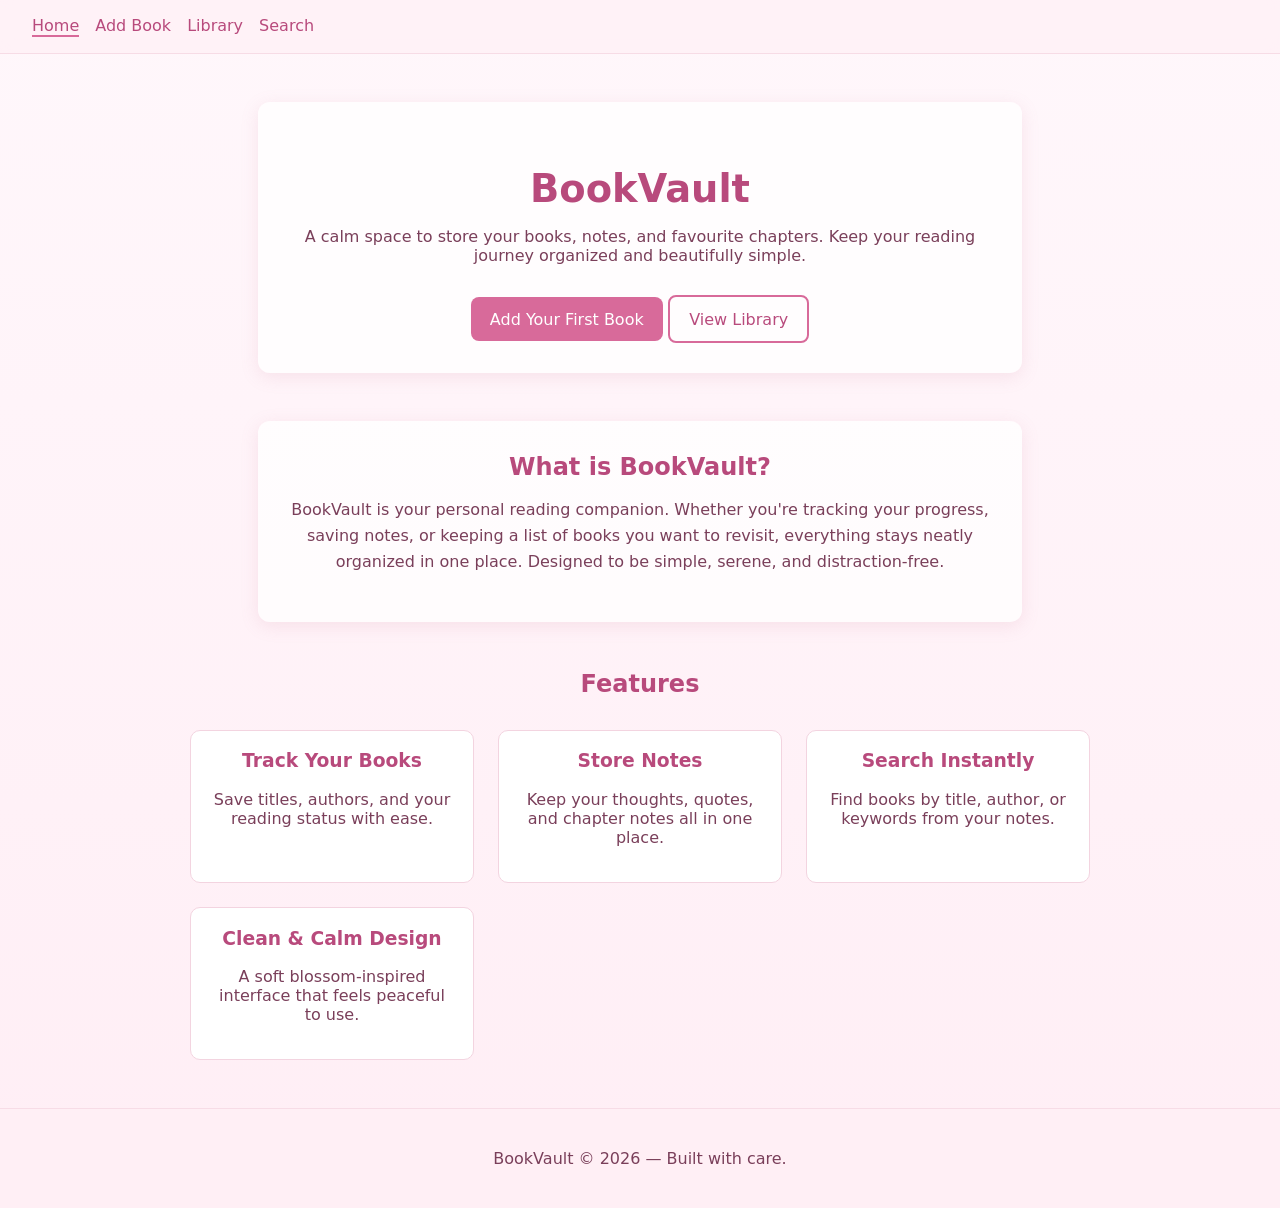
<file: docs/index.html>
<!DOCTYPE html>
<html lang="en">
<head>
  <meta charset="UTF-8">
  <meta name="viewport" content="width=device-width, initial-scale=1.0">
  <title>BookVault</title>
  <link rel="stylesheet" href="assets/css/style.css">
</head>
<body class="sakura-bg">

  <!-- Navigation -->
  <nav class="nav-bar soft-nav">
    <a href="index.html" class="active-link">Home</a>
    <a href="add.html">Add Book</a>
    <a href="library.html">Library</a>
    <a href="search.html">Search</a>
  </nav>
  
  <!-- Hero / Intro -->
  <section class="intro-container soft-card">
    <h1 class="intro-title">BookVault</h1>
    <p class="intro-text">
      A calm space to store your books, notes, and favourite chapters.  
      Keep your reading journey organized and beautifully simple.
    </p>

    <div class="intro-actions">
      <a href="add.html" class="btn-sakura">Add Your First Book</a>
      <a href="library.html" class="btn-outline">View Library</a>
    </div>
  </section>

  <!-- About Section -->
  <section class="about-section soft-card">
    <h2 class="panel-title">What is BookVault?</h2>
    <p class="about-text">
      BookVault is your personal reading companion. Whether you're tracking your progress,
      saving notes, or keeping a list of books you want to revisit, everything stays neatly
      organized in one place. Designed to be simple, serene, and distraction‑free.
    </p>
  </section>

  <!-- Features -->
  <section class="features-section">
    <h2 class="panel-title">Features</h2>

    <div class="features-grid">
      <div class="feature-card petal-card">
        <h3>Track Your Books</h3>
        <p>Save titles, authors, and your reading status with ease.</p>
      </div>

      <div class="feature-card petal-card">
        <h3>Store Notes</h3>
        <p>Keep your thoughts, quotes, and chapter notes all in one place.</p>
      </div>

      <div class="feature-card petal-card">
        <h3>Search Instantly</h3>
        <p>Find books by title, author, or keywords from your notes.</p>
      </div>

      <div class="feature-card petal-card">
        <h3>Clean & Calm Design</h3>
        <p>A soft blossom-inspired interface that feels peaceful to use.</p>
      </div>
    </div>
  </section>

  <!-- Footer -->
  <footer class="footer soft-nav">
    <p>BookVault © 2026 — Built with care.</p>
  </footer>

</body>
</html>
</file>
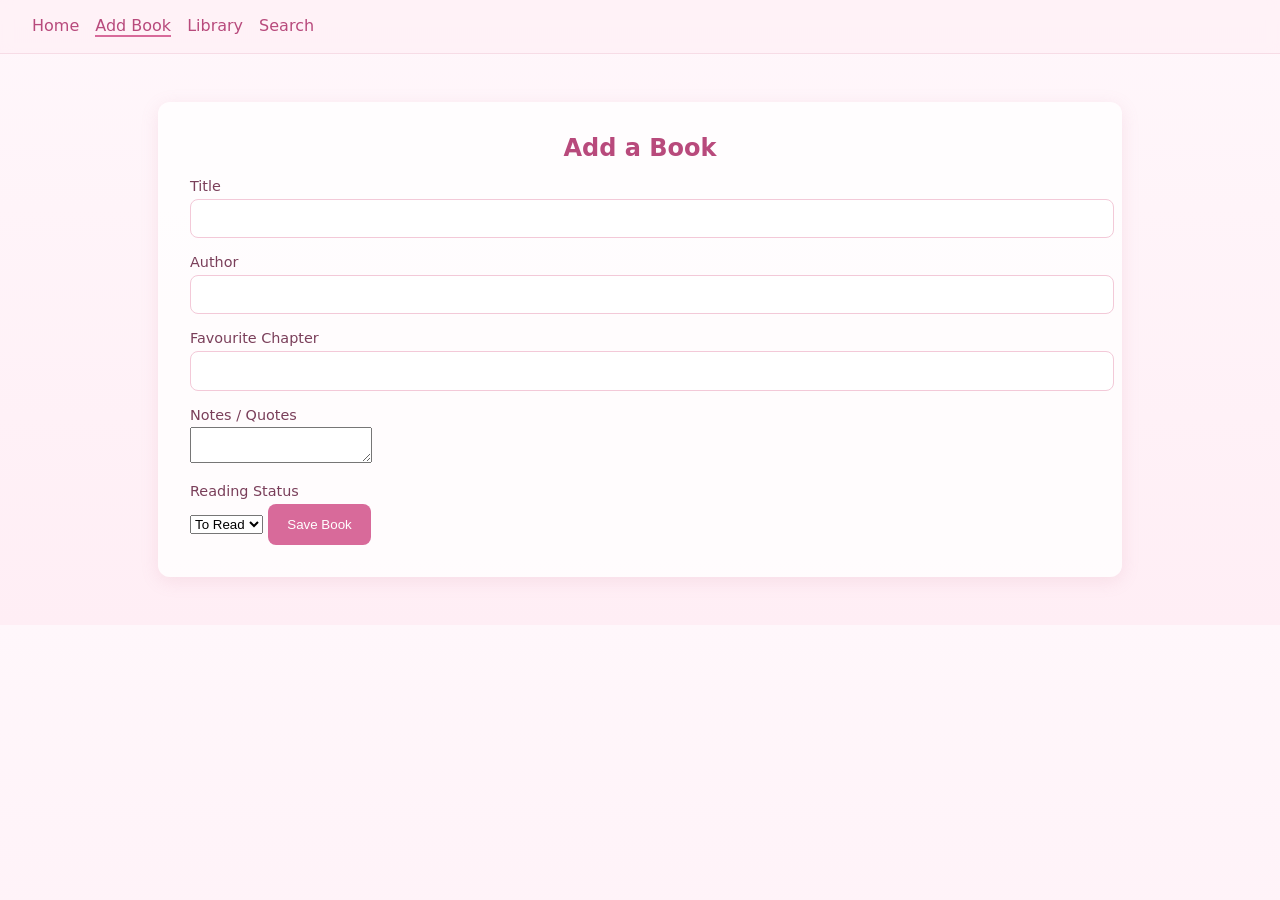
<file: docs/add.html>
<!DOCTYPE html>
<html lang="en">
<head>
  <meta charset="UTF-8">
  <meta name="viewport" content="width=device-width, initial-scale=1.0">
  <title>Add Book</title>
  <link rel="stylesheet" href="assets/css/style.css">
</head>
<body class="sakura-bg">

  <!-- Navigation -->
  <nav class="nav-bar">
    <a href="index.html">Home</a>
    <a href="add.html" class="active-link">Add Book</a>
    <a href="library.html">Library</a>
    <a href="search.html">Search</a>
  </nav>

  <!-- Add Book Form -->
  <section class="add-book soft-card">
    <h2 class="panel-title">Add a Book</h2>

    <form id="bookForm" class="auth-form">
      <label for="title">Title</label>
      <input id="title" name="title" type="text" required>

      <label for="author">Author</label>
      <input id="author" name="author" type="text" required>

      <label for="chapter">Favourite Chapter</label>
      <input id="chapter" name="chapter" type="text">

      <label for="notes">Notes / Quotes</label>
      <textarea id="notes" name="notes" class="notes-box"></textarea>

      <label for="status">Reading Status</label>
      <select id="status" name="status" class="status-select">
        <option value="to-read">To Read</option>
        <option value="reading">Reading</option>
        <option value="finished">Finished</option>
      </select>

      <button type="submit" class="btn-sakura">Save Book</button>
    </form>
  </section>

  

</body>
</html>
</file>
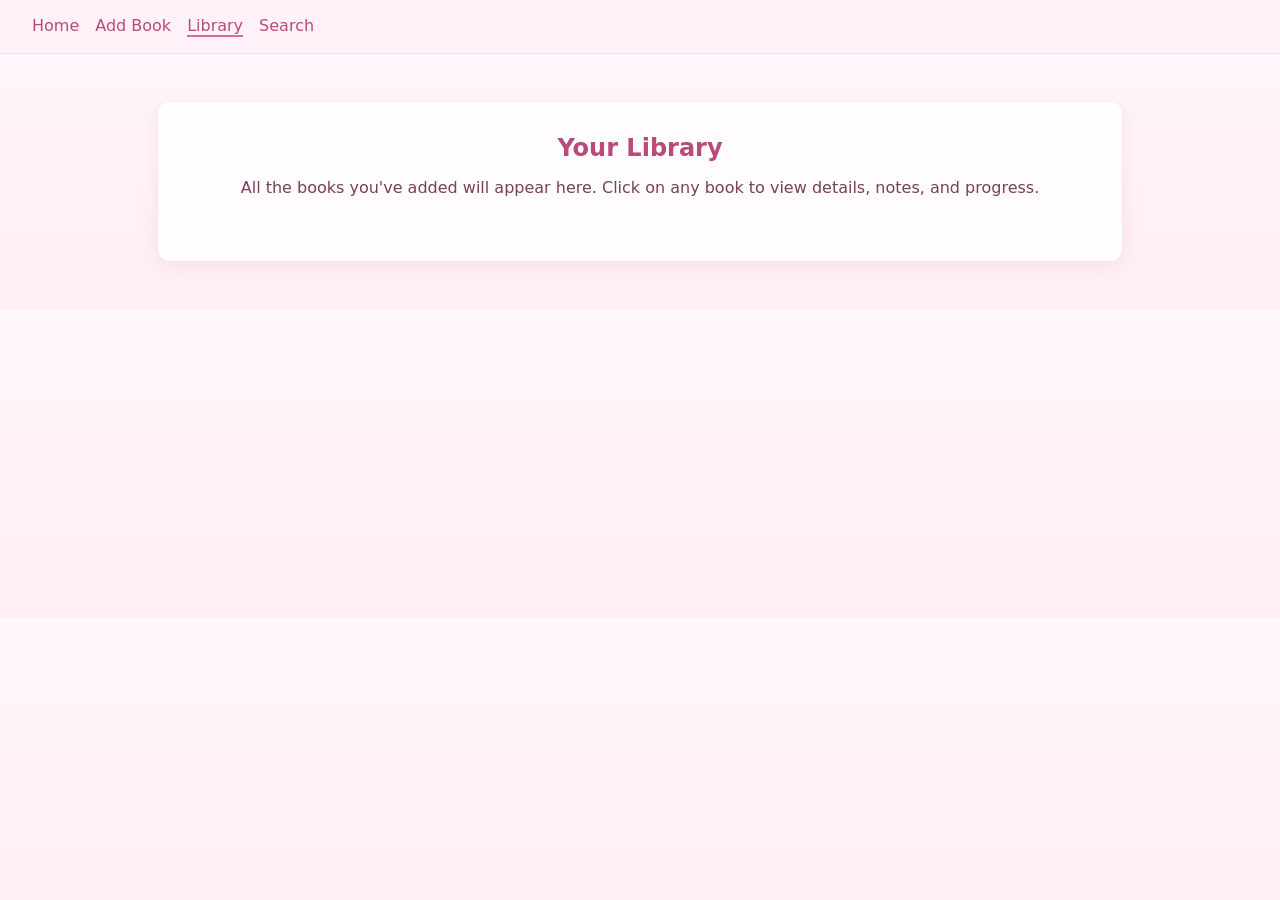
<file: docs/library.html>
<!DOCTYPE html>
<html lang="en">
<head>
  <meta charset="UTF-8">
  <meta name="viewport" content="width=device-width, initial-scale=1.0">
  <title>Your Library</title>
  <link rel="stylesheet" href="assets/css/style.css">
</head>
<body class="sakura-bg">

  <!-- Navigation -->
  <nav class="nav-bar soft-nav">
    <a href="index.html">Home</a>
    <a href="add.html">Add Book</a>
    <a href="library.html" class="active-link">Library</a>
    <a href="search.html">Search</a>
  </nav>

  <!-- Library -->
  <section class="library-container soft-card">
    <h2 class="panel-title">Your Library</h2>
    <p class="library-desc">All the books you've added will appear here. Click on any book to view details, notes, and progress.</p>

    <!-- JS will insert book cards here -->
    <div id="bookList" class="book-grid"></div>
  </section>

  <!-- Template for book cards -->
  <template id="bookCardTemplate">
    <div class="book-card petal-card">
      <h3 class="book-title"></h3>
      <p class="book-author"></p>
      <p class="book-status"></p>
      <button class="view-details btn-sakura">Details</button>
    </div>
  </template>

</body>
</html>
</file>
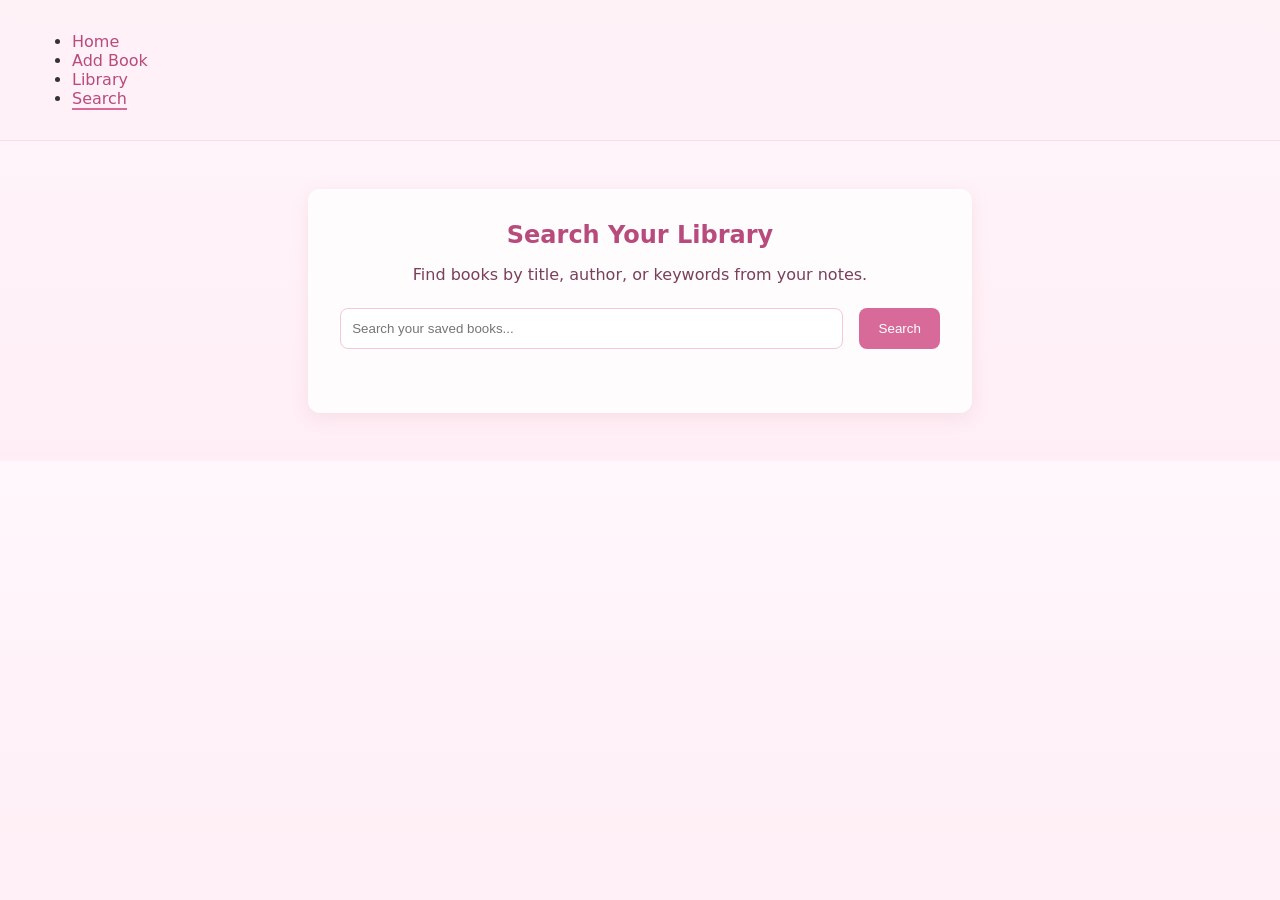
<file: docs/search.html>
<!DOCTYPE html>
<html lang="en">
<head>
    <meta charset="UTF-8">
    <meta name="viewport" content="width=device-width, initial-scale=1.0">
    <title>Search Books</title>
    <link rel="stylesheet" href="assets/css/style.css">
</head>
<body class="sakura-bg">

    <!-- Navigation -->
    <nav class="nav-bar soft-nav">
        <ul class="nav-list">
            <li><a href="index.html">Home</a></li>
            <li><a href="add.html">Add Book</a></li>
            <li><a href="library.html">Library</a></li>
            <li><a href="search.html" class="active-link">Search</a></li>
        </ul>  
    </nav>

    <section class="search-container soft-card">
        <h2 class="panel-title">Search Your Library</h2>
        <p class="search-desc">Find books by title, author, or keywords from your notes.</p>

        <form id="searchForm" class="search-form">
            <input 
                type="text" 
                id="searchInput" 
                class="search-input" 
                placeholder="Search your saved books..."
                required
            >
            <button type="submit" class="btn-sakura">Search</button>
        </form>

        <div id="searchResults" class="results-area">
            <!-- JS will insert results here -->
        </div>
    </section>

</body>
</html>
</file>
<file: docs/assets/css/style.css>
/* Base layout */
body {
  margin: 0;
  padding: 0;
  font-family: system-ui, sans-serif;
  background: linear-gradient(to bottom, #fff7fb, #ffeef5);
  color: #333;
}

/* Navigation */
.nav-bar {
  display: flex;
  gap: 1rem;
  padding: 1rem 2rem;
  background: rgba(255, 240, 245, 0.7);
  backdrop-filter: blur(6px);
  border-bottom: 1px solid #f7dce6;
}

.nav-bar a {
  text-decoration: none;
  color: #b84a7c;
  font-weight: 500;
}

.nav-bar a:hover {
  color: #d86a9a;
}

.active-link {
  border-bottom: 2px solid #d86a9a;
}

/* General card style */
.soft-card {
  background: #ffffffcc;
  border-radius: 12px;
  padding: 2rem;
  margin: 3rem auto;
  max-width: 900px;
  box-shadow: 0 4px 18px rgba(200, 120, 150, 0.15);
}

/* Slight blossom accent */
.petal-card {
  border: 1px solid #f3d4e0;
  border-radius: 10px;
  padding: 1.2rem;
  background: #fff;
}

/* Titles */
.panel-title {
  color: #b84a7c;
  margin: 0 0 1rem;
  font-weight: 600;
  text-align: center;
}

/* Buttons */
.btn-sakura {
  display: inline-block;
  padding: 0.8rem 1.2rem;
  background: #d86a9a;
  color: #fff;
  border-radius: 8px;
  text-decoration: none;
  border: none;
  cursor: pointer;
}

.btn-sakura:hover {
  background: #c25788;
}

.btn-outline {
  padding: 0.8rem 1.2rem;
  border: 2px solid #d86a9a;
  border-radius: 8px;
  color: #b84a7c;
  text-decoration: none;
}

.btn-outline:hover {
  background: #ffe6f0;
}

/* Auth pages */
.auth-container {
  max-width: 380px;
  margin: 4rem auto;
  padding: 2rem;
  background: #ffffffcc;
  border-radius: 12px;
  box-shadow: 0 4px 18px rgba(200, 120, 150, 0.15);
}

.auth-form label {
  display: block;
  margin: 1rem 0 0.3rem;
  font-size: 0.9rem;
  color: #7a3f5a;
}

.auth-form input {
  width: 100%;
  padding: 0.7rem;
  border: 1px solid #f3c9d8;
  border-radius: 8px;
  background: #fff;
}

.auth-form input:focus {
  outline: none;
  border-color: #d86a9a;
  box-shadow: 0 0 0 3px rgba(216, 106, 154, 0.2);
}

.soft-link {
  color: #b84a7c;
  text-decoration: none;
}

.soft-link:hover {
  text-decoration: underline;
}

.hidden {
  display: none;
}

/* Home page */
.intro-container {
  text-align: center;
  max-width: 700px;
}

.intro-title {
  font-size: 2.4rem;
  color: #b84a7c;
  margin-bottom: 0.5rem;
}

.intro-text {
  color: #7a3f5a;
  margin-bottom: 2rem;
}

.intro-actions {
  margin-top: 1.5rem;
}

/* About */
.about-section {
  max-width: 700px;
  text-align: center;
}

.about-text {
  color: #7a3f5a;
  line-height: 1.6;
}

/* Features */
.features-section {
  max-width: 900px;
  margin: 3rem auto;
  text-align: center;
}

.features-grid {
  display: grid;
  gap: 1.5rem;
  margin-top: 2rem;
  grid-template-columns: repeat(auto-fit, minmax(220px, 1fr));
}

.feature-card h3 {
  margin-top: 0;
  color: #b84a7c;
}

.feature-card p {
  color: #7a3f5a;
}

/* Footer */
.footer {
  text-align: center;
  padding: 1.5rem;
  margin-top: 3rem;
  color: #7a3f5a;
  background: rgba(255, 240, 245, 0.7);
  border-top: 1px solid #f7dce6;
}

/* Search page */
.search-container {
  max-width: 600px;
  text-align: center;
}

.search-desc {
  color: #7a3f5a;
  margin-bottom: 1.5rem;
}

.search-form {
  display: flex;
  gap: 1rem;
  justify-content: center;
}

.search-input {
  flex: 1;
  padding: 0.7rem;
  border: 1px solid #f3c9d8;
  border-radius: 8px;
}

.results-area {
  margin-top: 2rem;
}

/* Library */
.library-container {
  max-width: 900px;
  text-align: center;
}

.library-desc {
  color: #7a3f5a;
  margin-bottom: 2rem;
}

.book-grid {
  display: grid;
  gap: 1.5rem;
  grid-template-columns: repeat(auto-fit, minmax(220px, 1fr));
}

.book-card h3 {
  margin-top: 0;
  color: #b84a7c;
}

.book-card p {
  color: #7a3f5a;
}
</file>
